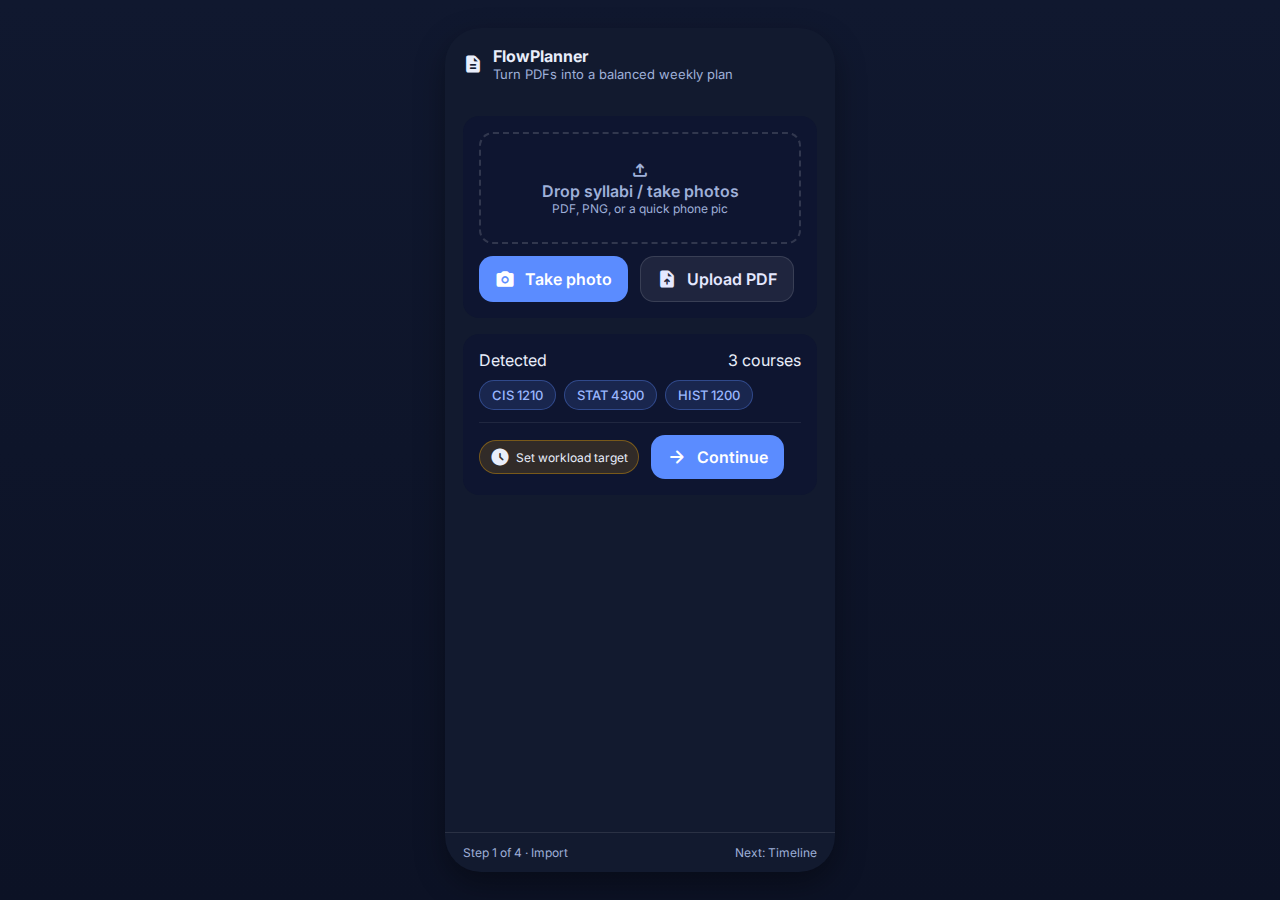
<file: index.html>
<!doctype html>
<html lang="en">
<head>
  <meta charset="utf-8" />
  <meta name="viewport" content="width=device-width, initial-scale=1" />
  <title>FlowPlanner — Import</title>

  <!-- Fonts & Icons -->
  <link rel="preconnect" href="https://fonts.googleapis.com">
  <link rel="preconnect" href="https://fonts.gstatic.com" crossorigin>
  <link href="https://fonts.googleapis.com/css2?family=Inter:wght@400;500;600;700&display=swap" rel="stylesheet">
  <link href="https://fonts.googleapis.com/css2?family=Material+Symbols+Rounded:opsz,wght,FILL,GRAD@24,400,1,0" rel="stylesheet">

  <!-- CSS -->
  <link rel="stylesheet" href="style.css" />
</head>
<body>
  <main class="phone">

    <!-- HEADER -->
    <header class="header">
      <span class="material-symbols-rounded">description</span>
      <div>
        <div class="app">FlowPlanner</div>
        <div class="sub">Turn PDFs into a balanced weekly plan</div>
      </div>
    </header>

    <!-- MAIN CONTENT -->
    <section class="main">

      <!-- Upload card -->
      <div class="card">
        <div class="dropzone">
          <span class="material-symbols-rounded">upload</span>
          <div>
            <div style="font-weight:600">Drop syllabi / take photos</div>
            <div class="small">PDF, PNG, or a quick phone pic</div>
          </div>
        </div>

        <!-- Buttons -->
        <div class="row" style="margin-top:12px">
          <a class="btn"><span class="material-symbols-rounded">photo_camera</span>Take photo</a>
          <a class="btn secondary"><span class="material-symbols-rounded">upload_file</span>Upload PDF</a>
        </div>
      </div>

      <!-- Detected Courses -->
      <div class="card">
        <div class="kv"><span>Detected</span><span> 3 courses</span></div>
        <div class="chips" style="margin-top:10px">
          <div class="chip">CIS 1210</div>
          <div class="chip">STAT 4300</div>
          <div class="chip">HIST 1200</div>
        </div>
        <hr class="sep"/>
        <div style="display:flex;gap:12px;align-items:center;margin-top:10px">
          <a class="badge" href="workload.html" style="text-decoration:none;color:inherit">
            <span class="material-symbols-rounded">schedule</span> Set workload target
          </a>
          <a class="btn" href="timeline.html"><span class="material-symbols-rounded">arrow_forward</span>Continue</a>
        </div>

      </div>

    </section>

    <!-- FOOTER -->
    <footer class="footer">
      <span class="small">Step 1 of 4 · Import</span>
      <span class="small">Next: Timeline</span>
    </footer>
  </main>
</body>
</html>
</file>
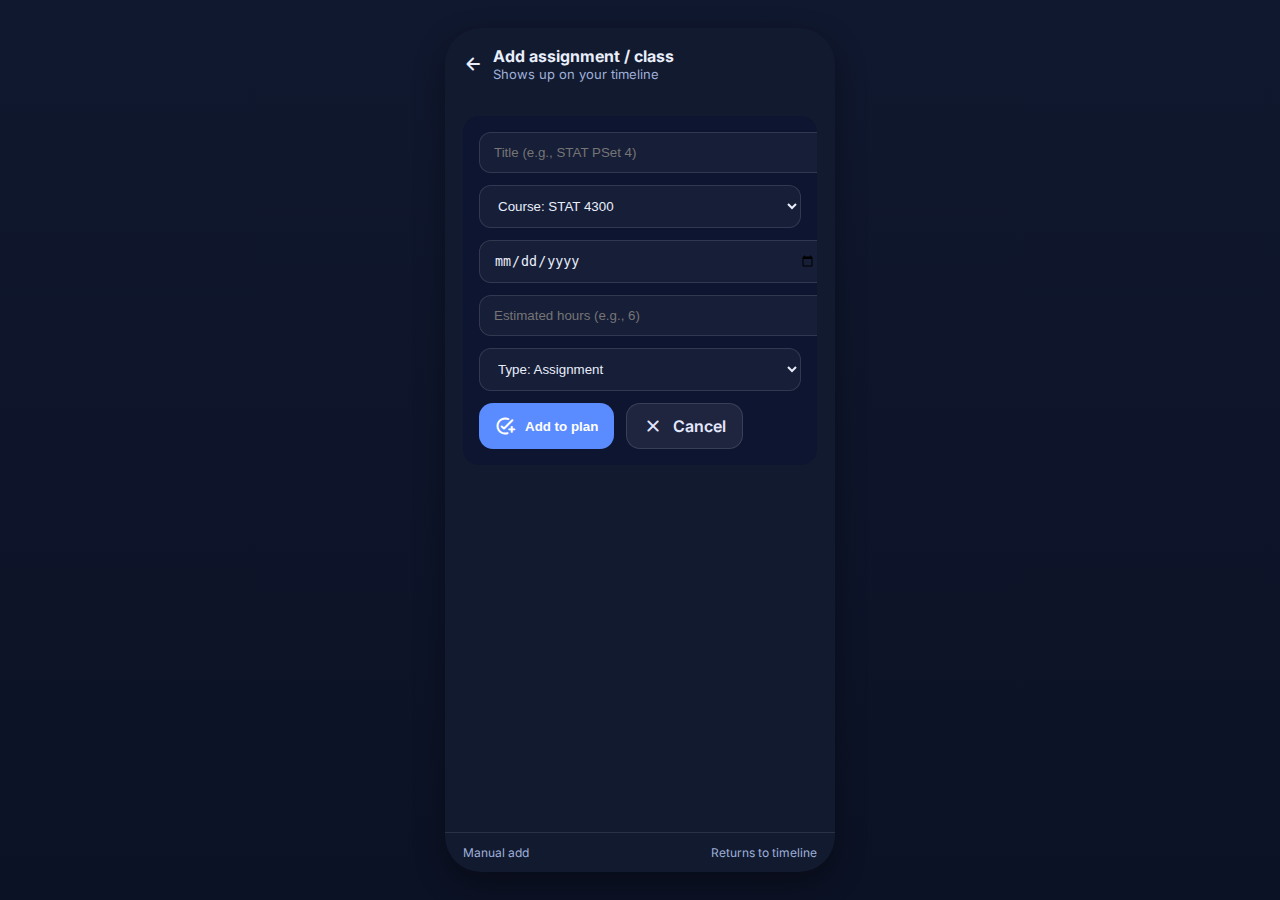
<file: add-items.html>
<!doctype html>
<html lang="en">
<head>
  <meta charset="utf-8" />
  <meta name="viewport" content="width=device-width, initial-scale=1" />
  <title>Syllabus → Planner — Add item</title>
  <link href="https://fonts.googleapis.com/css2?family=Inter:wght@400;500;600;700&display=swap" rel="stylesheet">
  <link href="https://fonts.googleapis.com/css2?family=Material+Symbols+Rounded:opsz,wght,FILL,GRAD@24,500,1,0" rel="stylesheet">
  <link rel="stylesheet" href="style.css" />
</head>
<body>
  <main class="phone">
    <header class="header">
      <span class="material-symbols-rounded" onclick="history.back()" style="cursor:pointer">arrow_back</span>
      <div>
        <div class="app">Add assignment / class</div>
        <div class="sub">Shows up on your timeline</div>
      </div>
    </header>

    <section class="main">
      <div class="card">
        <form class="form" onsubmit="event.preventDefault(); location.href='timeline.html'">
          <input class="input" type="text" placeholder="Title (e.g., STAT PSet 4)" required>
          <select class="select">
            <option>Course: STAT 4300</option>
            <option>Course: CIS 1210</option>
            <option>Course: HIST 1200</option>
          </select>
          <input class="date" type="date" />
          <input class="number" type="number" min="0" step="0.5" placeholder="Estimated hours (e.g., 6)" />
          <select class="select">
            <option>Type: Assignment</option>
            <option>Type: Exam</option>
            <option>Type: Lecture/Lab</option>
          </select>

          <div class="row">
            <button class="btn" type="submit"><span class="material-symbols-rounded">add_task</span>Add to plan</button>
            <a class="btn secondary" href="timeline.html"><span class="material-symbols-rounded">close</span>Cancel</a>
          </div>
        </form>
      </div>
    </section>

    <footer class="footer">
      <span class="small">Manual add</span>
      <span class="small">Returns to timeline</span>
    </footer>
  </main>
</body>
</html>
</file>
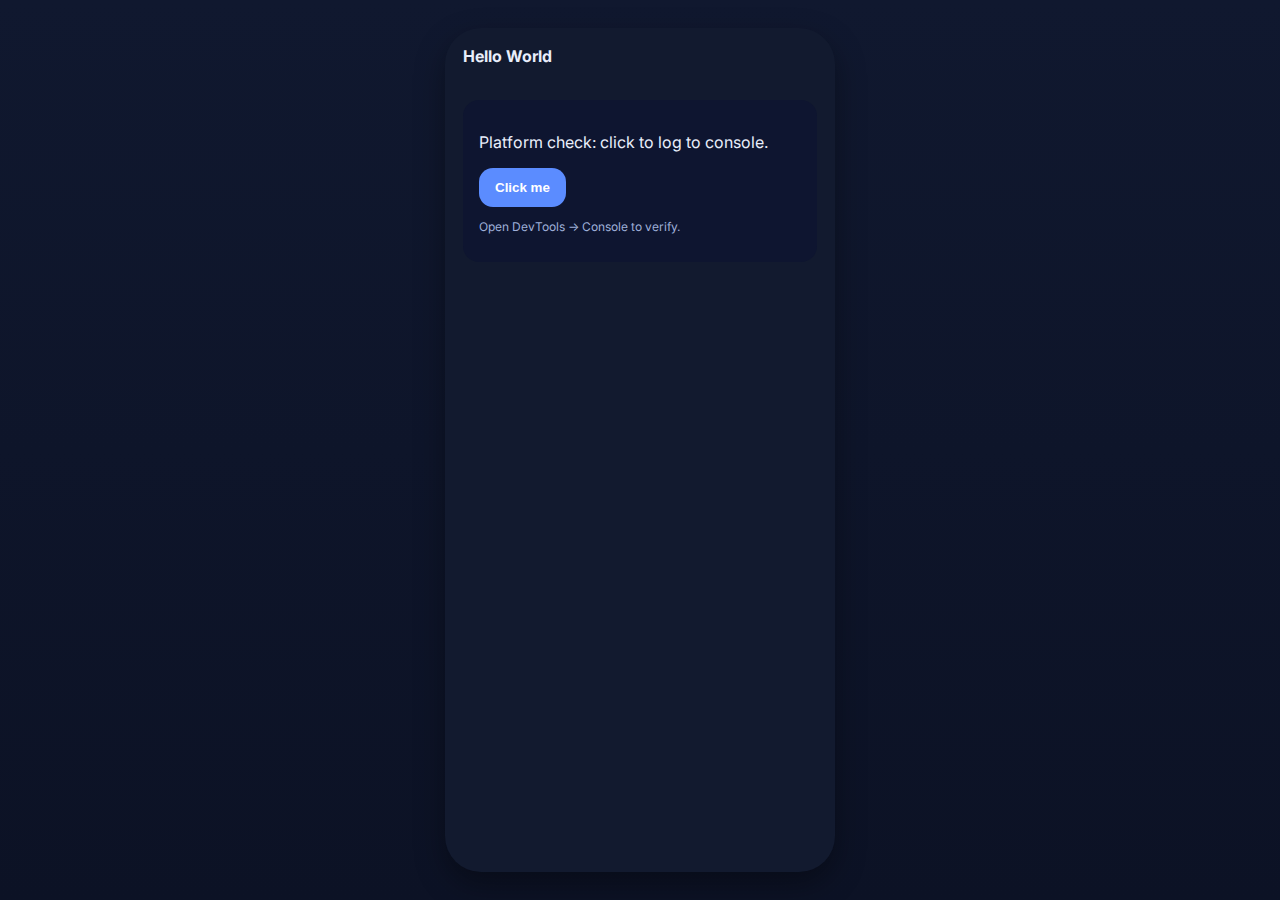
<file: hello.html>
<!doctype html>
<html>
<head>
  <meta charset="utf-8"><meta name="viewport" content="width=device-width,initial-scale=1">
  <title>FlowPlanner — Hello</title>
  <link href="https://fonts.googleapis.com/css2?family=Inter:wght@400;600;700&display=swap" rel="stylesheet">
  <link href="style.css" rel="stylesheet">
</head>
<body>
  <main class="phone">
    <header class="header"><div class="app">Hello World</div></header>
    <section class="main">
      <div class="card">
        <p>Platform check: click to log to console.</p>
        <button class="btn" id="helloBtn">Click me</button>
        <p class="small">Open DevTools → Console to verify.</p>
      </div>
    </section>
  </main>
  <script>
    document.getElementById('helloBtn').onclick = () => {
      console.log('FlowPlanner hello');
      alert('Logged to console.');
    };
  </script>
</body>
</html>
</file>
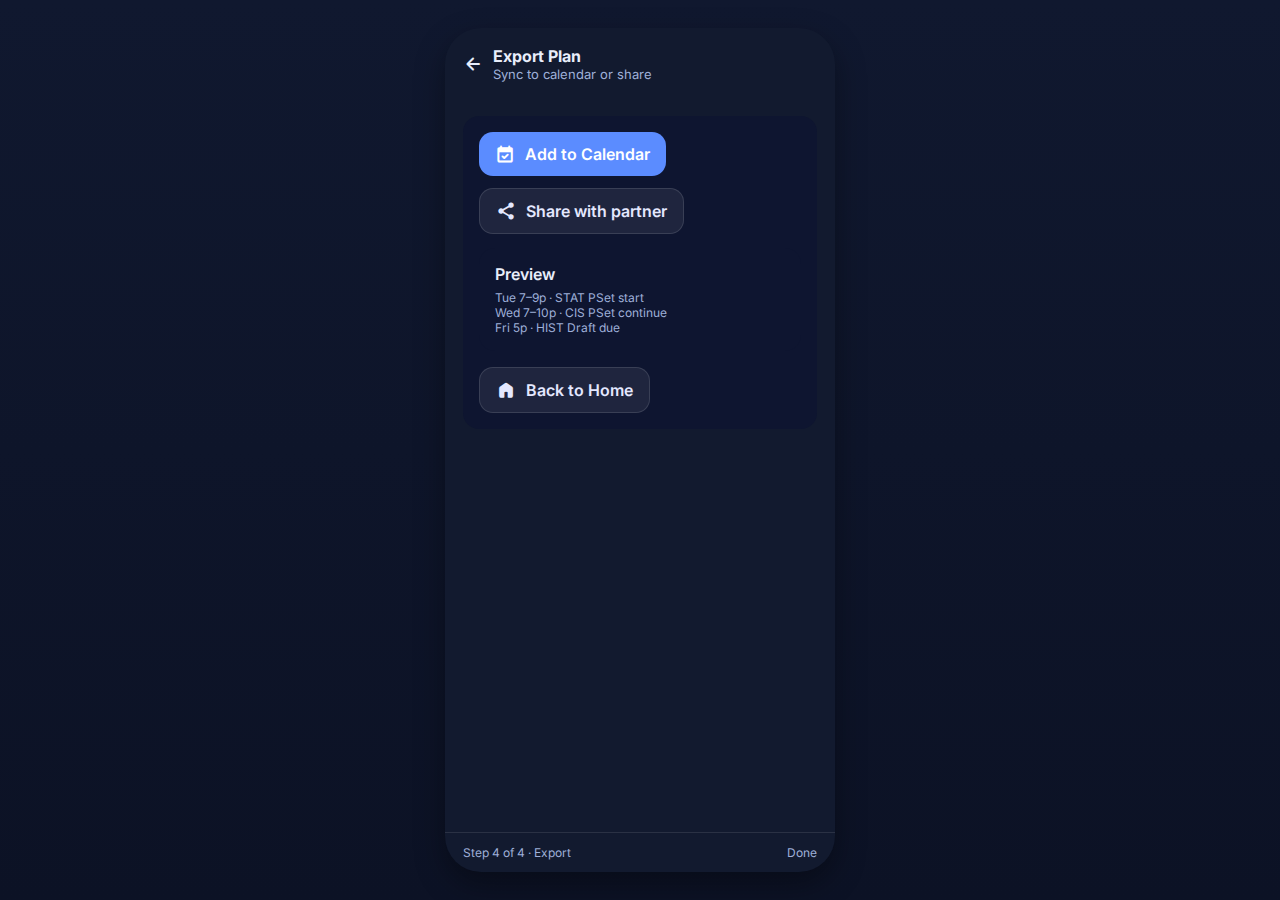
<file: import.html>
<!doctype html>
<html lang="en">
<head>
  <meta charset="utf-8" />
  <meta name="viewport" content="width=device-width, initial-scale=1" />
  <title>Syllabus → Planner — Export</title>

  <!-- Fonts & Icons -->
  <link rel="preconnect" href="https://fonts.googleapis.com">
  <link rel="preconnect" href="https://fonts.gstatic.com" crossorigin>
  <link href="https://fonts.googleapis.com/css2?family=Inter:wght@400;500;600;700&display=swap" rel="stylesheet">
  <link href="https://fonts.googleapis.com/css2?family=Material+Symbols+Rounded:opsz,wght,FILL,GRAD@24,500,1,0" rel="stylesheet">

  <!-- CSS -->
  <link rel="stylesheet" href="style.css" />
</head>
<body>
  <main class="phone">

    <!-- HEADER -->
    <header class="header">
      <span class="material-symbols-rounded" onclick="history.back()" style="cursor:pointer">arrow_back</span>
      <div>
        <div class="app">Export Plan</div>
        <div class="sub">Sync to calendar or share</div>
      </div>
    </header>

    <!-- MAIN -->
    <section class="main">
      <div class="card">
        <div class="row">
          <a class="btn"><span class="material-symbols-rounded">event_available</span>Add to Calendar</a>
          <a class="btn secondary"><span class="material-symbols-rounded">share</span>Share with partner</a>
        </div>

        <div class="card" style="margin-top:14px">
          <div style="font-weight:600; margin-bottom:6px">Preview</div>
          <div class="small">Tue 7–9p · STAT PSet start</div>
          <div class="small">Wed 7–10p · CIS PSet continue</div>
          <div class="small">Fri 5p · HIST Draft due</div>
        </div>

        <div class="row" style="margin-top:16px">
          <a class="btn secondary" href="index.html"><span class="material-symbols-rounded">home</span>Back to Home</a>
        </div>
      </div>
    </section>

    <!-- FOOTER -->
    <footer class="footer">
      <span class="small">Step 4 of 4 · Export</span>
      <span class="small">Done</span>
    </footer>
  </main>
</body>
</html>
</file>
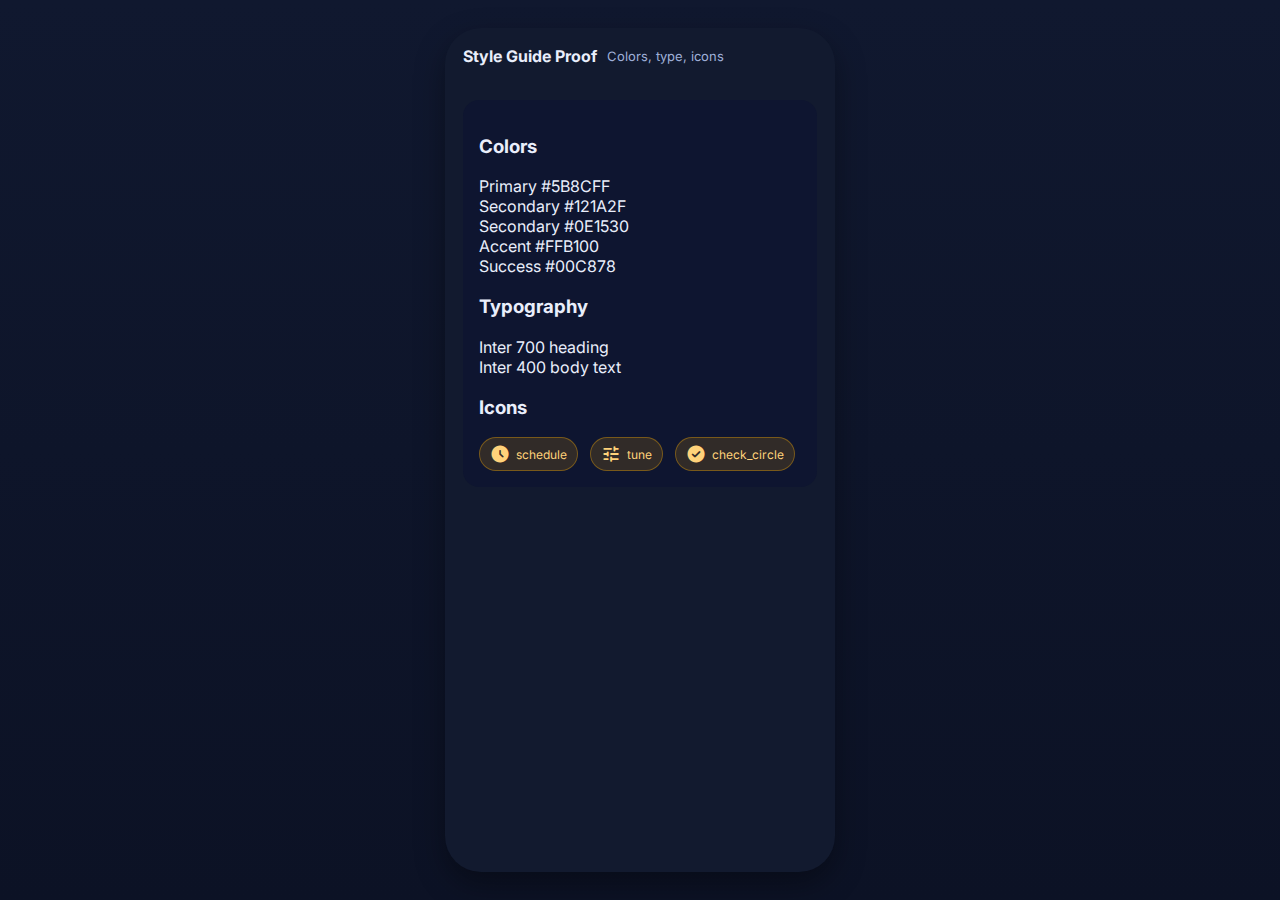
<file: styles.html>
<!doctype html>
<html>
<head>
  <meta charset="utf-8"><meta name="viewport" content="width=device-width,initial-scale=1">
  <title>FlowPlanner — Styles</title>
  <link href="https://fonts.googleapis.com/css2?family=Inter:wght@400;600;700&display=swap" rel="stylesheet">
  <link href="https://fonts.googleapis.com/css2?family=Material+Symbols+Rounded:opsz,wght,FILL,GRAD@24,500,1,0" rel="stylesheet">
  <link href="style.css" rel="stylesheet">
</head>
<body>
  <main class="phone">
    <header class="header"><div class="app">Style Guide Proof</div><div class="sub">Colors, type, icons</div></header>
    <section class="main">
      <div class="card">
        <h3>Colors</h3>
        <div class="swatches">
          <div><span class="swatch primary"></span>Primary #5B8CFF</div>
          <div><span class="swatch secondary1"></span>Secondary #121A2F</div>
          <div><span class="swatch secondary2"></span>Secondary #0E1530</div>
          <div><span class="swatch accent"></span>Accent #FFB100</div>
          <div><span class="swatch success"></span>Success #00C878</div>
        </div>
        <h3>Typography</h3>
        <div class="typo">
          <div class="h">Inter 700 heading</div>
          <div class="b">Inter 400 body text</div>
        </div>
        <h3>Icons</h3>
        <div class="row">
          <span class="badge"><span class="material-symbols-rounded">schedule</span> schedule</span>
          <span class="badge"><span class="material-symbols-rounded">tune</span> tune</span>
          <span class="badge"><span class="material-symbols-rounded">check_circle</span> check_circle</span>
        </div>
      </div>
    </section>
  </main>
</body>
</html>
</file>
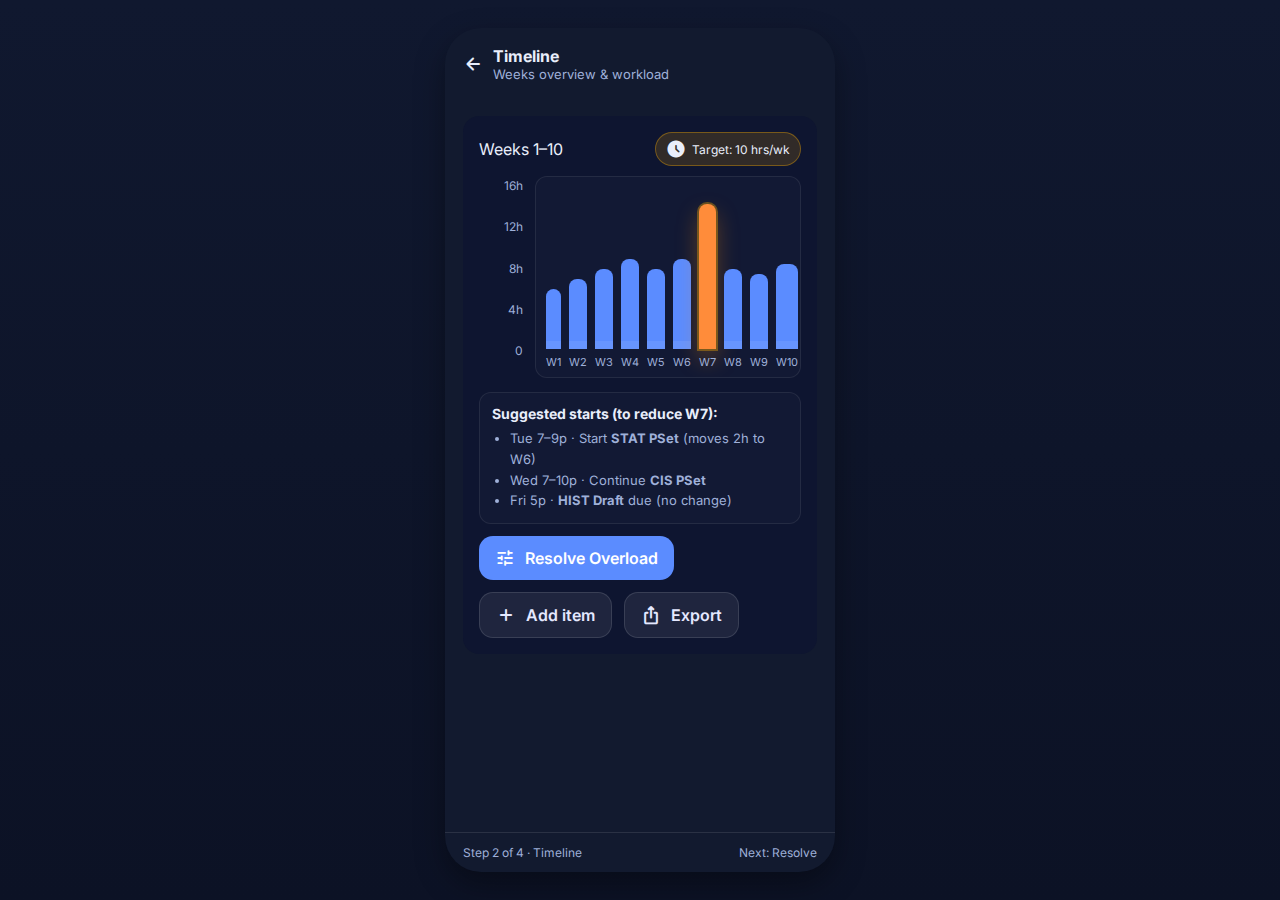
<file: timeline.html>
<!doctype html>
<html lang="en">
<head>
  <meta charset="utf-8" />
  <meta name="viewport" content="width=device-width, initial-scale=1" />
  <title>Syllabus → Planner — Timeline</title>

  <!-- Fonts & Icons -->
  <link rel="preconnect" href="https://fonts.googleapis.com">
  <link rel="preconnect" href="https://fonts.gstatic.com" crossorigin>
  <link href="https://fonts.googleapis.com/css2?family=Inter:wght@400;500;600;700&display=swap" rel="stylesheet">
  <link href="https://fonts.googleapis.com/css2?family=Material+Symbols+Rounded:opsz,wght,FILL,GRAD@24,500,1,0" rel="stylesheet">

  <!-- CSS -->
  <link rel="stylesheet" href="style.css" />
</head>
<body>
  <main class="phone">

    <!-- HEADER -->
    <header class="header">
      <span class="material-symbols-rounded" onclick="history.back()" style="cursor:pointer">arrow_back</span>
      <div>
        <div class="app">Timeline</div>
        <div class="sub">Weeks overview & workload</div>
      </div>
    </header>

    <!-- MAIN -->
    <section class="main">
      <div class="card">
        <div class="kv">
          <span>Weeks 1–10</span>
          <!-- make badge clickable to change target -->
          <a class="badge" href="workload.html" style="text-decoration:none;color:inherit">
            <span class="material-symbols-rounded">schedule</span> Target: 8–10 hrs/wk
          </a>
        </div>

        <!-- Chart with y-axis (left) and bars (right) -->
        <div class="chart">
          <div class="yaxis">
            <span>16h</span><span>12h</span><span>8h</span><span>4h</span><span>0</span>
          </div>

          <div class="barsWrap">
            <div class="weeks">
              <div class="week"><div class="bar" style="--h:6"></div><div class="label">W1</div></div>
              <div class="week"><div class="bar" style="--h:7"></div><div class="label">W2</div></div>
              <div class="week"><div class="bar" style="--h:8"></div><div class="label">W3</div></div>
              <div class="week"><div class="bar" style="--h:9"></div><div class="label">W4</div></div>
              <div class="week"><div class="bar" style="--h:8"></div><div class="label">W5</div></div>
              <div class="week"><div class="bar" style="--h:9"></div><div class="label">W6</div></div>

              <!-- Make W7 clickable to open Week Details -->
              <div class="week overload">
                <a href="week7.html" aria-label="View Week 7 details">
                  <div class="bar" style="--h:14.5"></div>
                  <div class="label">W7</div>
                </a>
              </div>

              <div class="week"><div class="bar" style="--h:8"></div><div class="label">W8</div></div>
              <div class="week"><div class="bar" style="--h:7.5"></div><div class="label">W9</div></div>
              <div class="week"><div class="bar" style="--h:8.5"></div><div class="label">W10</div></div>
              <div class="week"><div class="bar" style="--h:7.5"></div><div class="label">W11</div></div>
              <div class="week"><div class="bar" style="--h:8"></div><div class="label">W12</div></div>
            </div>
          </div>
        </div>

        <div class="plan">
          <h4>Suggested starts (to reduce W7):</h4>
          <ul>
            <li>Tue 7–9p · Start <strong>STAT PSet</strong> (moves 2h to W6)</li>
            <li>Wed 7–10p · Continue <strong>CIS PSet</strong></li>
            <li>Fri 5p · <strong>HIST Draft</strong> due (no change)</li>
          </ul>
        </div>

        <div class="row" style="margin-top:12px">
          <a class="btn" href="week7.html"><span class="material-symbols-rounded">tune</span>Resolve Overload</a>
          <a class="btn secondary" href="add-items.html"><span class="material-symbols-rounded">add</span>Add item</a>
          <a class="btn secondary" href="import.html"><span class="material-symbols-rounded">ios_share</span>Export</a>
        </div>
      </div>

    </section>

    <!-- FOOTER -->
    <footer class="footer">
      <span class="small">Step 2 of 4 · Timeline</span>
      <span class="small">Next: Resolve</span>
    </footer>
  </main>
  <script>
  // read target and update badge text + overload classes
  const badge = document.querySelector('.badge');
  const target = parseFloat(localStorage.getItem('fp_target') || '10');
  if (badge) badge.innerHTML = `<span class="material-symbols-rounded">schedule</span> Target: ${target} hrs/wk`;
  document.querySelectorAll('.week').forEach(w => {
    const bar = w.querySelector('.bar');
    if (!bar) return;
    const h = parseFloat(getComputedStyle(bar).getPropertyValue('--h')) || 0;
    w.classList.toggle('overload', h > target);
  });
</script>
</body>
</html>
</file>
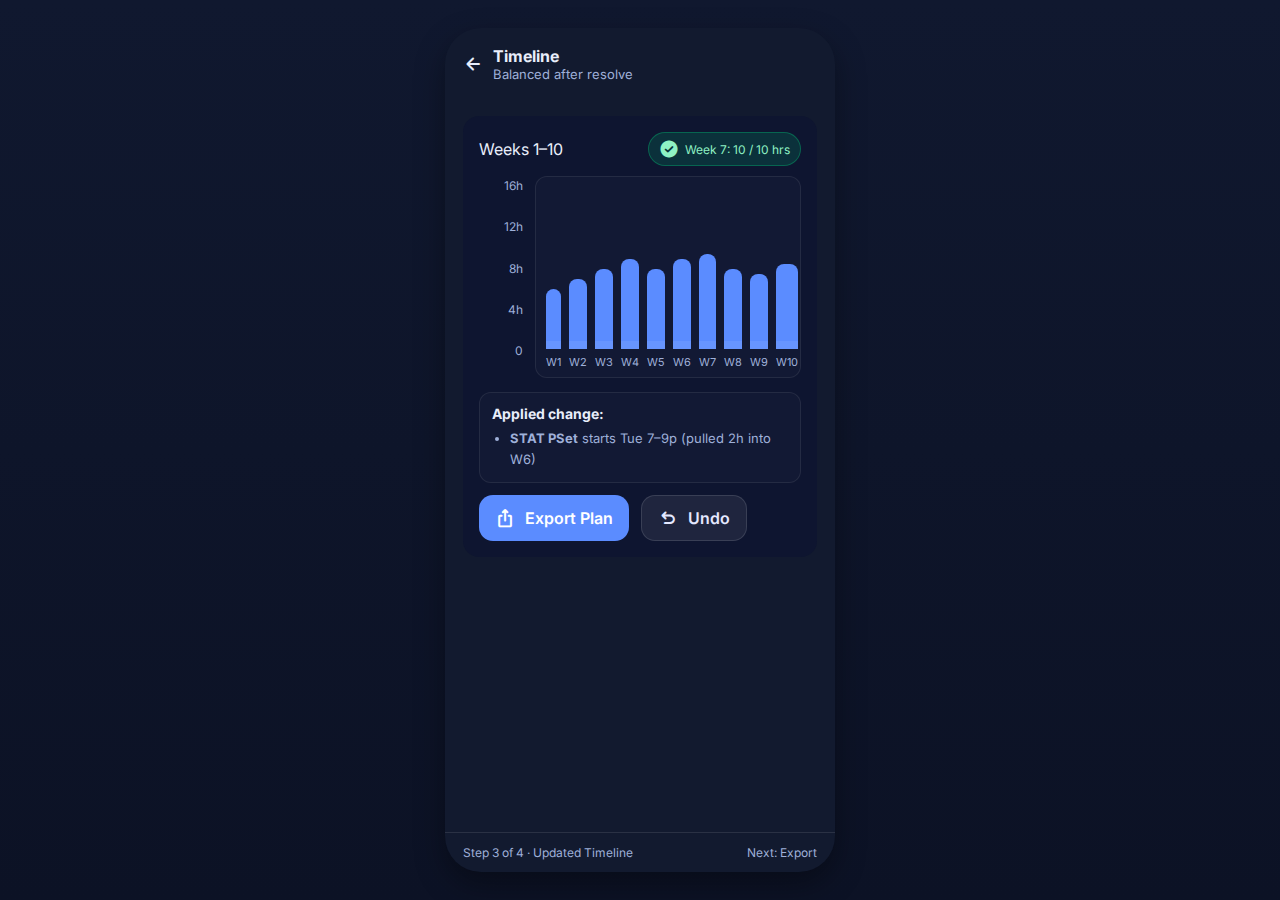
<file: updatedtimeline.html>
<!doctype html>
<html lang="en">
<head>
  <meta charset="utf-8" />
  <meta name="viewport" content="width=device-width, initial-scale=1" />
  <title>Syllabus → Planner — Timeline (Updated)</title>

  <!-- Fonts & Icons -->
  <link rel="preconnect" href="https://fonts.googleapis.com">
  <link rel="preconnect" href="https://fonts.gstatic.com" crossorigin>
  <link href="https://fonts.googleapis.com/css2?family=Inter:wght@400;500;600;700&display=swap" rel="stylesheet">
  <link href="https://fonts.googleapis.com/css2?family=Material+Symbols+Rounded:opsz,wght,FILL,GRAD@24,500,1,0" rel="stylesheet">

  <!-- CSS -->
  <link rel="stylesheet" href="style.css" />
</head>
<body>
  <main class="phone">

    <!-- HEADER -->
    <header class="header">
      <span class="material-symbols-rounded" onclick="history.back()" style="cursor:pointer">arrow_back</span>
      <div>
        <div class="app">Timeline</div>
        <div class="sub">Balanced after resolve</div>
      </div>
    </header>

    <!-- MAIN -->
    <section class="main">
      <div class="card">
        <div class="kv">
          <span>Weeks 1–10</span>
          <!-- success badge on resolved state; clickable to adjust target -->
          <a class="badge" href="workload.html"
            style="text-decoration:none;color:inherit;background:rgba(0,200,120,.16);
                    border-color:rgba(0,200,120,.35);color:#8ff2c4">
            <span class="material-symbols-rounded">check_circle</span>
            Week 7: 10 / 10 hrs
          </a>
        </div>

        <!-- chart with y-axis (balanced week 7) -->
        <div class="chart">
          <div class="yaxis">
            <span>16h</span><span>12h</span><span>8h</span><span>4h</span><span>0</span>
          </div>

          <div class="barsWrap">
            <div class="weeks">
              <div class="week"><div class="bar" style="--h:6"></div><div class="label">W1</div></div>
              <div class="week"><div class="bar" style="--h:7"></div><div class="label">W2</div></div>
              <div class="week"><div class="bar" style="--h:8"></div><div class="label">W3</div></div>
              <div class="week"><div class="bar" style="--h:9"></div><div class="label">W4</div></div>
              <div class="week"><div class="bar" style="--h:8"></div><div class="label">W5</div></div>
              <div class="week"><div class="bar" style="--h:9"></div><div class="label">W6</div></div>
              <div class="week"><div class="bar" style="--h:9.5"></div><div class="label">W7</div></div>
              <div class="week"><div class="bar" style="--h:8"></div><div class="label">W8</div></div>
              <div class="week"><div class="bar" style="--h:7.5"></div><div class="label">W9</div></div>
              <div class="week"><div class="bar" style="--h:8.5"></div><div class="label">W10</div></div>
              <div class="week"><div class="bar" style="--h:7.5"></div><div class="label">W11</div></div>
              <div class="week"><div class="bar" style="--h:8"></div><div class="label">W12</div></div>
            </div>
          </div>
        </div>

        <div class="plan">
          <h4>Applied change:</h4>
          <ul>
            <li><strong>STAT PSet</strong> starts Tue 7–9p (pulled 2h into W6)</li>
          </ul>
        </div>

        <div class="row" style="margin-top:12px">
          <a class="btn" href="import.html">
            <span class="material-symbols-rounded">ios_share</span>Export Plan
          </a>
          <a class="btn secondary" href="timeline.html">
            <span class="material-symbols-rounded">undo</span>Undo
          </a>
        </div>
      </div>


    </section>

    <!-- FOOTER -->
    <footer class="footer">
      <span class="small">Step 3 of 4 · Updated Timeline</span>
      <span class="small">Next: Export</span>
    </footer>
  </main>
</body>
</html>
</file>
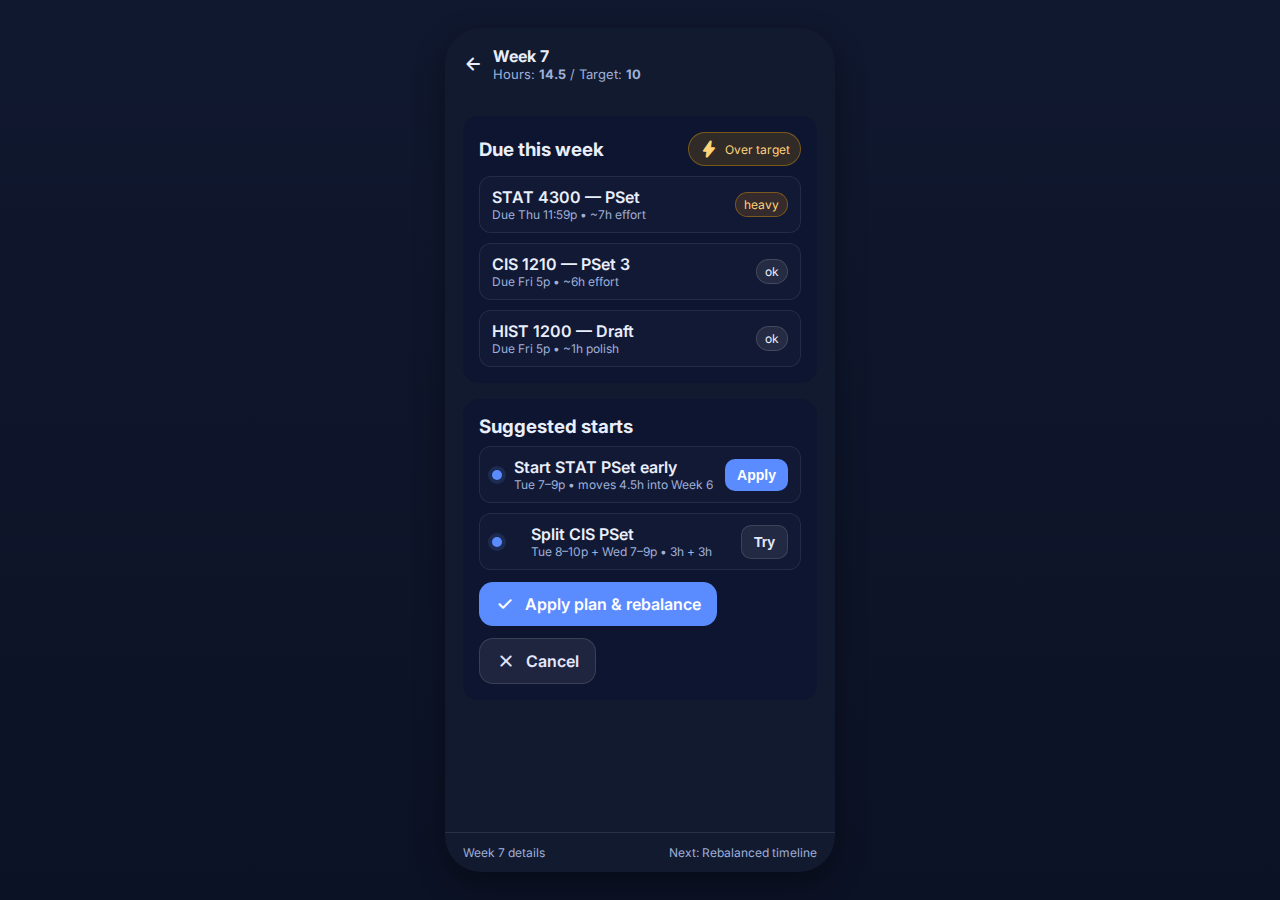
<file: week7.html>
<!doctype html>
<html lang="en">
<head>
  <meta charset="utf-8" />
  <meta name="viewport" content="width=device-width, initial-scale=1" />
  <title>Syllabus → Planner — Week 7</title>
  <link href="https://fonts.googleapis.com/css2?family=Inter:wght@400;500;600;700&display=swap" rel="stylesheet">
  <link href="https://fonts.googleapis.com/css2?family=Material+Symbols+Rounded:opsz,wght,FILL,GRAD@24,500,1,0" rel="stylesheet">
  <link rel="stylesheet" href="style.css" />
</head>
<body>
  <main class="phone">
    <header class="header">
      <span class="material-symbols-rounded" onclick="history.back()" style="cursor:pointer">arrow_back</span>
      <div>
        <div class="app">Week 7</div>
        <div class="sub">Hours: <strong>14.5</strong> / Target: <strong>10</strong></div>
      </div>
    </header>

    <section class="main">
      <!-- Due this week -->
      <div class="card">
        <div style="display:flex;justify-content:space-between;align-items:center">
          <h3 style="margin:0">Due this week</h3>
          <span class="badge"><span class="material-symbols-rounded">bolt</span> Over target</span>
        </div>

        <div class="due">
          <div class="due-item">
            <div>
              <div class="due-title">STAT 4300 — PSet</div>
              <div class="due-meta small">Due Thu 11:59p • ~7h effort</div>
            </div>
            <span class="tag danger">heavy</span>
          </div>

          <div class="due-item">
            <div>
              <div class="due-title">CIS 1210 — PSet 3</div>
              <div class="due-meta small">Due Fri 5p • ~6h effort</div>
            </div>
            <span class="tag">ok</span>
          </div>

          <div class="due-item">
            <div>
              <div class="due-title">HIST 1200 — Draft</div>
              <div class="due-meta small">Due Fri 5p • ~1h polish</div>
            </div>
            <span class="tag">ok</span>
          </div>
        </div>
      </div>
    
      <!-- Suggested starts -->
      <div class="card">
        <h3 style="margin:0 0 8px 0">Suggested starts</h3>
        <div class="starts">
          <div class="start">
            <span class="dot"></span>
            <div>
              <div class="start-title">Start STAT PSet early</div>
              <div class="small">Tue 7–9p • moves 4.5h into Week 6</div>
            </div>
            <button class="btn smallbtn">Apply</button>
          </div>

          <div class="start">
            <span class="dot"></span>
            <div>
              <div class="start-title">Split CIS PSet</div>
              <div class="small">Tue 8–10p + Wed 7–9p • 3h + 3h</div>
            </div>
            <button class="btn secondary smallbtn">Try</button>
          </div>
        </div>

        <div class="row" style="margin-top:12px">
          <a class="btn" href="updatedtimeline.html"><span class="material-symbols-rounded">check</span>Apply plan & rebalance</a>
          <a class="btn secondary" href="timeline.html"><span class="material-symbols-rounded">close</span>Cancel</a>
        </div>
      </div>
    </section>

    <footer class="footer">
      <span class="small">Week 7 details</span>
      <span class="small">Next: Rebalanced timeline</span>
    </footer>
  </main>
</body>
</html>
</file>
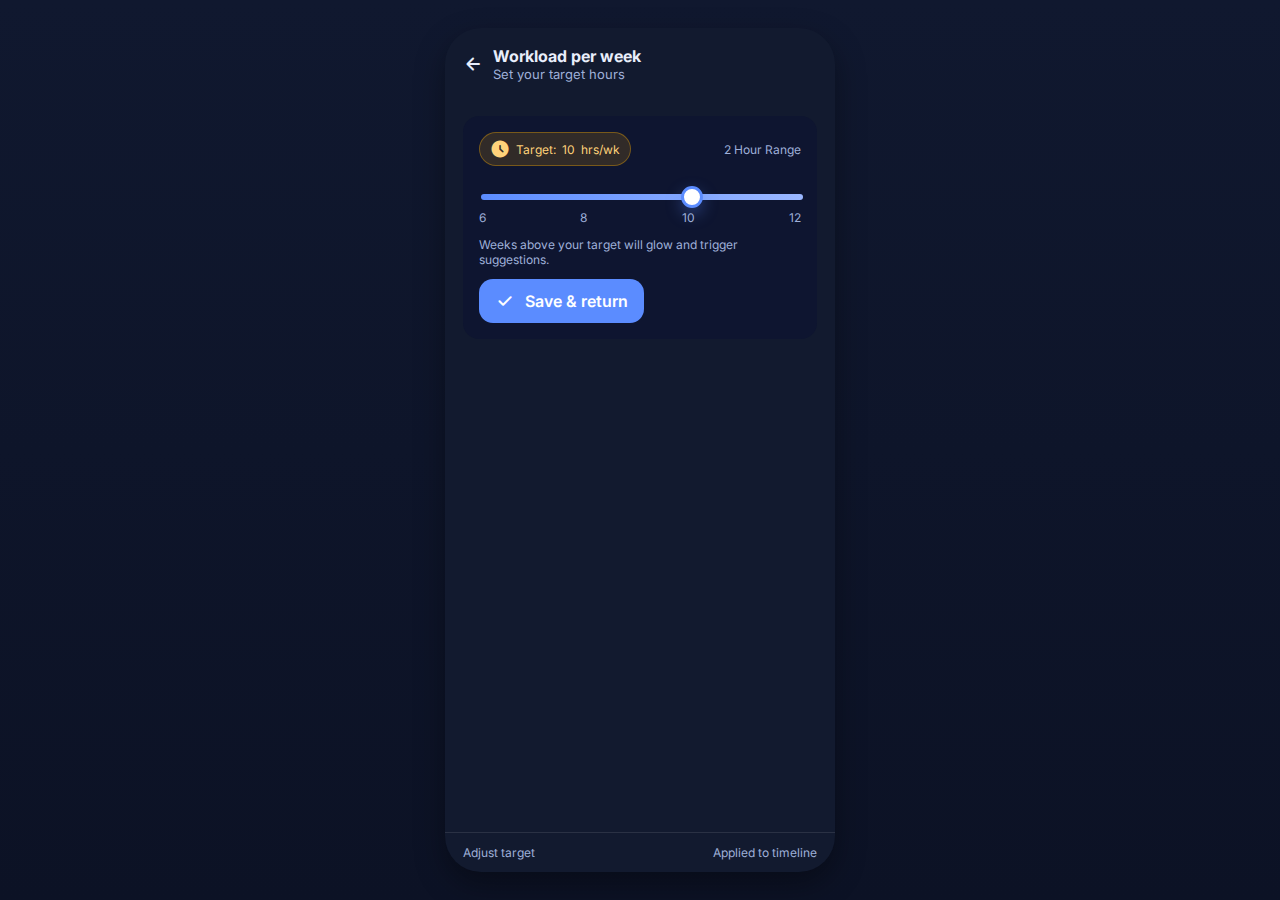
<file: workload.html>
<!doctype html>
<html lang="en">
<head>
  <meta charset="utf-8" />
  <meta name="viewport" content="width=device-width, initial-scale=1" />
  <title>Syllabus → Planner — Workload Target</title>
  <link href="https://fonts.googleapis.com/css2?family=Inter:wght@400;500;600;700&display=swap" rel="stylesheet">
  <link href="https://fonts.googleapis.com/css2?family=Material+Symbols+Rounded:opsz,wght,FILL,GRAD@24,500,1,0" rel="stylesheet">
  <link rel="stylesheet" href="style.css" />
</head>
<body>
  <main class="phone">
    <header class="header">
      <span class="material-symbols-rounded" onclick="history.back()" style="cursor:pointer">arrow_back</span>
      <div>
        <div class="app">Workload per week</div>
        <div class="sub">Set your target hours</div>
      </div>
    </header>

    <section class="main">
      <div class="card">
        <div style="display:flex;justify-content:space-between;align-items:center">
          <div class="badge"><span class="material-symbols-rounded">schedule</span> Target: <span id="targetVal">10</span> hrs/wk</div>
          <span class="small">2 Hour Range</span>
        </div>

        <div class="rangeWrap">
          <input id="range" type="range" min="6" max="12" value="10" step="0.5">
          <div class="ticks">
            <span>6</span><span>8</span><span>10</span><span>12</span>
          </div>
        </div>

        <p class="small">Weeks above your target will glow and trigger suggestions.</p>

        <div class="row" style="margin-top:12px">
          <a class="btn" href="timeline.html"><span class="material-symbols-rounded">check</span>Save & return</a>
        </div>
      </div>
    </section>

    <footer class="footer">
      <span class="small">Adjust target</span>
      <span class="small">Applied to timeline</span>
    </footer>
  </main>

  <script>
    const r = document.getElementById('range');
    const t = document.getElementById('targetVal');
    // load saved target
    const saved = localStorage.getItem('fp_target');
    if (saved) { r.value = saved; t.textContent = saved; }
    r.addEventListener('input', () => { t.textContent = r.value; });
    // save on leave
    window.addEventListener('beforeunload', () => {
      localStorage.setItem('fp_target', r.value);
    });
  </script>

</body>
</html>
</file>
<file: style.css>
/* =========================
   THEME
========================= */
:root{
  --bg:#0b1020;
  --surface:#121a2f;
  --surface-2:#0e1530;
  --text:#e9eefb;
  --muted:#9fb0d9;
  --primary:#5b8cff;
  --accent:#ffb100;
  --success:#00c878;
  --radius:16px;
  --shadow:0 12px 30px rgba(0,0,0,.35);
}

/* =========================
   BASE LAYOUT
========================= */
body{
  margin:0;
  font-family:"Inter",system-ui,-apple-system,Segoe UI,Roboto,Helvetica,Arial;
  color:var(--text);
  min-height:100vh;
  display:flex; align-items:center; justify-content:center;
  background:linear-gradient(180deg,#10182f,#0c1225);
}

.phone{
  width:390px; min-height:844px;
  border-radius:36px; background:var(--surface);
  box-shadow:var(--shadow); overflow:hidden;
  display:flex; flex-direction:column;
}

.header{ padding:18px; display:flex; align-items:center; gap:10px; }
.header .app{ font-weight:700; }
.sub{ font-size:13px; color:var(--muted); }

.main{ padding:16px 18px; display:flex; flex-direction:column; gap:16px; }
.card{ background:var(--surface-2); border-radius:var(--radius); padding:16px; overflow:hidden; }

.footer{
  margin-top:auto; padding:12px 18px;
  display:flex; justify-content:space-between; color:var(--muted);
  border-top:1px solid rgba(255,255,255,.1);
}

/* =========================
   CONTROLS
========================= */
.btn{
  display:inline-flex; align-items:center; gap:10px;
  padding:12px 16px; border-radius:14px; border:none;
  background:var(--primary); color:#fff; font-weight:600;
  text-decoration:none; cursor:pointer;
}
.btn:hover{ filter:brightness(1.06); }
.btn.secondary{
  background:rgba(255,255,255,.07);
  border:1px solid rgba(255,255,255,.12);
  color:#e4e8ff;
}

.badge{
  display:inline-flex; align-items:center; gap:6px;
  background:rgba(255,177,0,.15);
  border:1px solid rgba(255,177,0,.35);
  color:#ffd27a; padding:6px 10px; border-radius:999px; font-size:12px;
}

.row{ display:flex; gap:12px; flex-wrap:wrap; }
.small{ font-size:12px; color:var(--muted); }

/* Google Material Symbols */
.material-symbols-rounded{
  font-variation-settings:'FILL' 1,'wght' 500,'opsz' 24;
  font-size:20px; line-height:1; vertical-align:-3px;
}

/* Drag-and-drop visual (import) */
.dropzone{
  border:2px dashed rgba(255,255,255,.15);
  border-radius:14px; text-align:center;
  padding:26px; color:var(--muted);
}

/* =========================
   CHART with Y-AXIS (single source of truth)
========================= */
.chart{
  display:grid;
  grid-template-columns:44px 1fr;       /* y-axis | bars */
  gap:12px; margin-top:10px;
}
.yaxis{
  display:flex; flex-direction:column; justify-content:space-between;
  height:180px; padding:2px 0;
  color:var(--muted); font-size:12px; text-align:right;
}
.barsWrap{
  height:180px; padding:12px 10px 8px;
  background:rgba(255,255,255,.02);
  border:1px solid rgba(255,255,255,.08);
  border-radius:12px; display:grid; align-items:end;
  overflow:hidden;                         /* contain glow */
}
.weeks{
  display:grid; grid-template-columns:repeat(12,1fr);
  gap:8px; align-items:end; height:100%;
}
.week{ text-align:center; }
.week a{ display:block; text-decoration:none; color:inherit; }
.bar{
  /* convert “hours” to height; clamp to 16h so it never overflows */
  height:calc(min(var(--h,6),16) * 10px);
  width:100%; background:var(--primary);
  border-radius:8px 8px 0 0;
  box-shadow:inset 0 -8px 0 rgba(255,255,255,.08);
  transition:transform .12s ease;
}
.week.overload .bar{
  background:#ff8c3a;
  box-shadow:0 0 0 2px rgba(255,177,0,.35),0 10px 22px rgba(255,140,0,.35);
}
.week:hover .bar{ transform:translateY(-2px); }
.label{ font-size:11px; color:var(--muted); margin-top:6px; }

/* =========================
   LISTS / WEEK DETAILS / FORMS
========================= */
.plan{
  margin-top:14px; background:rgba(255,255,255,.02);
  border:1px solid rgba(255,255,255,.08); border-radius:12px; padding:12px;
}
.plan h4{ margin:0 0 6px 0; font-size:14px; }
.plan ul{ margin:0; padding-left:18px; }
.plan li{ font-size:13px; color:var(--muted); line-height:1.6; }

.due{ display:flex; flex-direction:column; gap:10px; margin-top:10px; }
.due-item{
  display:flex; justify-content:space-between; align-items:center;
  padding:10px 12px; border:1px solid rgba(255,255,255,.08);
  border-radius:12px; background:rgba(255,255,255,.02);
}
.due-title{ font-weight:600; }
.tag{
  font-size:12px; padding:4px 8px; border-radius:999px;
  background:rgba(255,255,255,.08); border:1px solid rgba(255,255,255,.14);
}
.tag.danger{ background:rgba(255,140,0,.15); border-color:rgba(255,177,0,.35); color:#ffd27a; }

.starts{ display:flex; flex-direction:column; gap:10px; }
.start{
  display:flex; align-items:center; justify-content:space-between; gap:10px;
  padding:10px 12px; border:1px solid rgba(255,255,255,.08);
  border-radius:12px; background:rgba(255,255,255,.02);
}
.dot{ width:10px; height:10px; border-radius:50%; background:#5b8cff; box-shadow:0 0 0 4px rgba(91,140,255,.15); }
.start-title{ font-weight:600; }
.smallbtn{ padding:8px 12px; font-size:14px; border-radius:10px; }

/* Forms (Add item) */
.form{ display:grid; gap:12px; }
.input,.select,.date,.number{
  width:100%; padding:12px 14px; border-radius:12px;
  border:1px solid rgba(255,255,255,.12);
  background:rgba(255,255,255,.04); color:var(--text);
}

/* Slider (Workload) */
.rangeWrap{ margin:18px 0 8px 0; }
.rangeWrap input[type="range"]{
  -webkit-appearance:none; appearance:none; width:100%; height:6px; border-radius:999px;
  background:linear-gradient(90deg,#5b8cff,#9ab7ff); outline:none;
}
.rangeWrap input[type="range"]::-webkit-slider-thumb{
  -webkit-appearance:none; width:22px; height:22px; border-radius:50%;
  background:#fff; border:3px solid #5b8cff; box-shadow:0 6px 16px rgba(91,140,255,.35);
}
.ticks{ display:flex; justify-content:space-between; margin-top:6px; color:var(--muted); font-size:12px; }

/* =========================
   UTILITY CLASSES
========================= */
.kv{ display:flex; justify-content:space-between; align-items:center; margin-bottom:10px; }
.chips{ display:flex; gap:8px; flex-wrap:wrap; }
.chip{
  padding:6px 12px; border-radius:999px;
  background:rgba(91,140,255,.15); border:1px solid rgba(91,140,255,.35);
  color:#9ab7ff; font-size:13px; font-weight:500;
}
.sep{ border:none; border-top:1px solid rgba(255,255,255,.08); margin:12px 0; }
</file>
